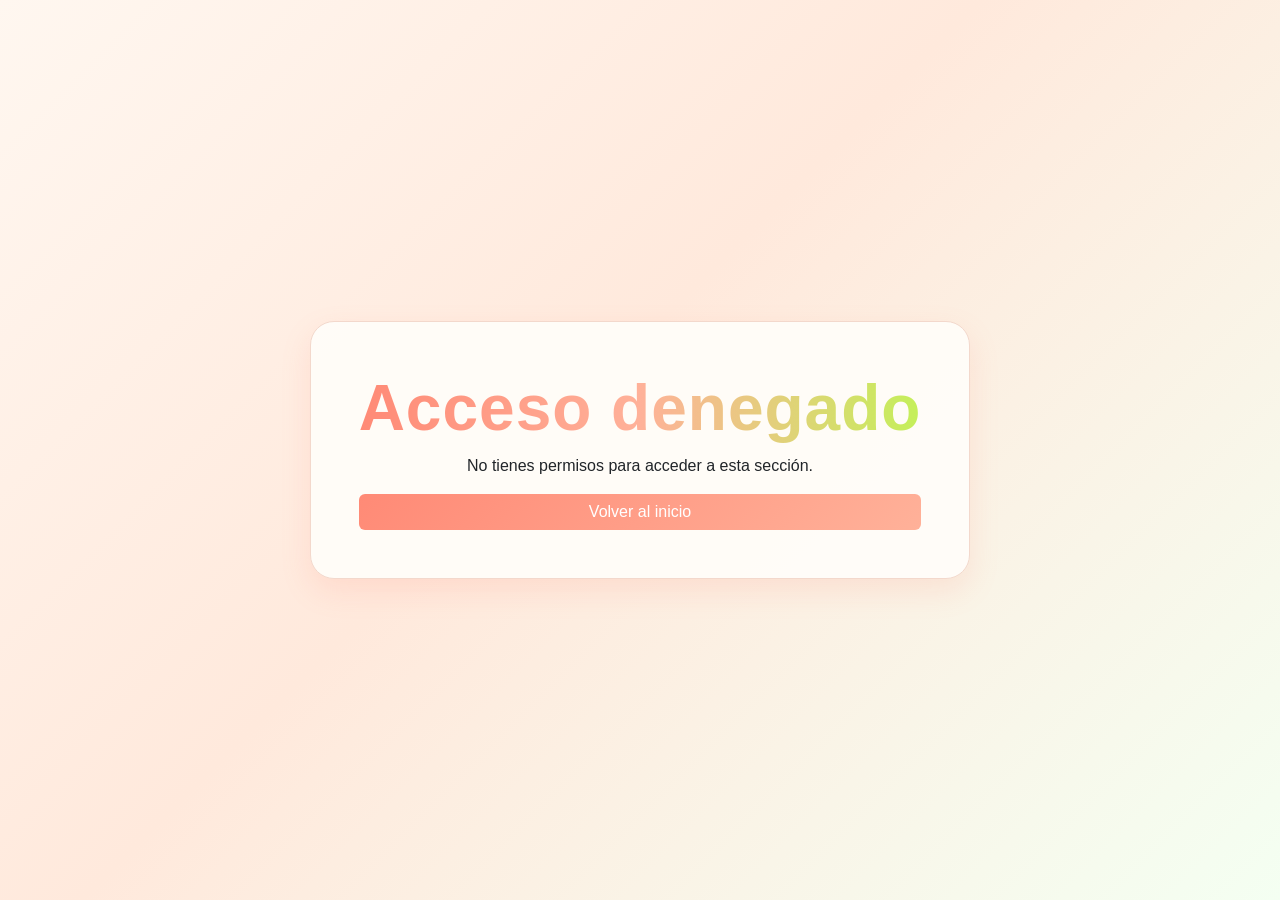
<file: src/main/resources/static/acceso-denegado.html>
<!DOCTYPE html>
<html lang="es">
<head>
    <meta charset="UTF-8">
    <title>Acceso denegado | SalonFlow</title>
    <link href="https://cdn.jsdelivr.net/npm/bootstrap@5.3.7/dist/css/bootstrap.min.css" rel="stylesheet">
    <link href="css/style.css" rel="stylesheet">
</head>
<body>

<div class="container vh-100 d-flex justify-content-center align-items-center text-center">
    <div class="card p-5">
        <h1>Acceso denegado</h1>
        <p>No tienes permisos para acceder a esta sección.</p>
        <a href="index.html" class="btn btn-primary">Volver al inicio</a>
    </div>
</div>

</body>
</html>
</file>
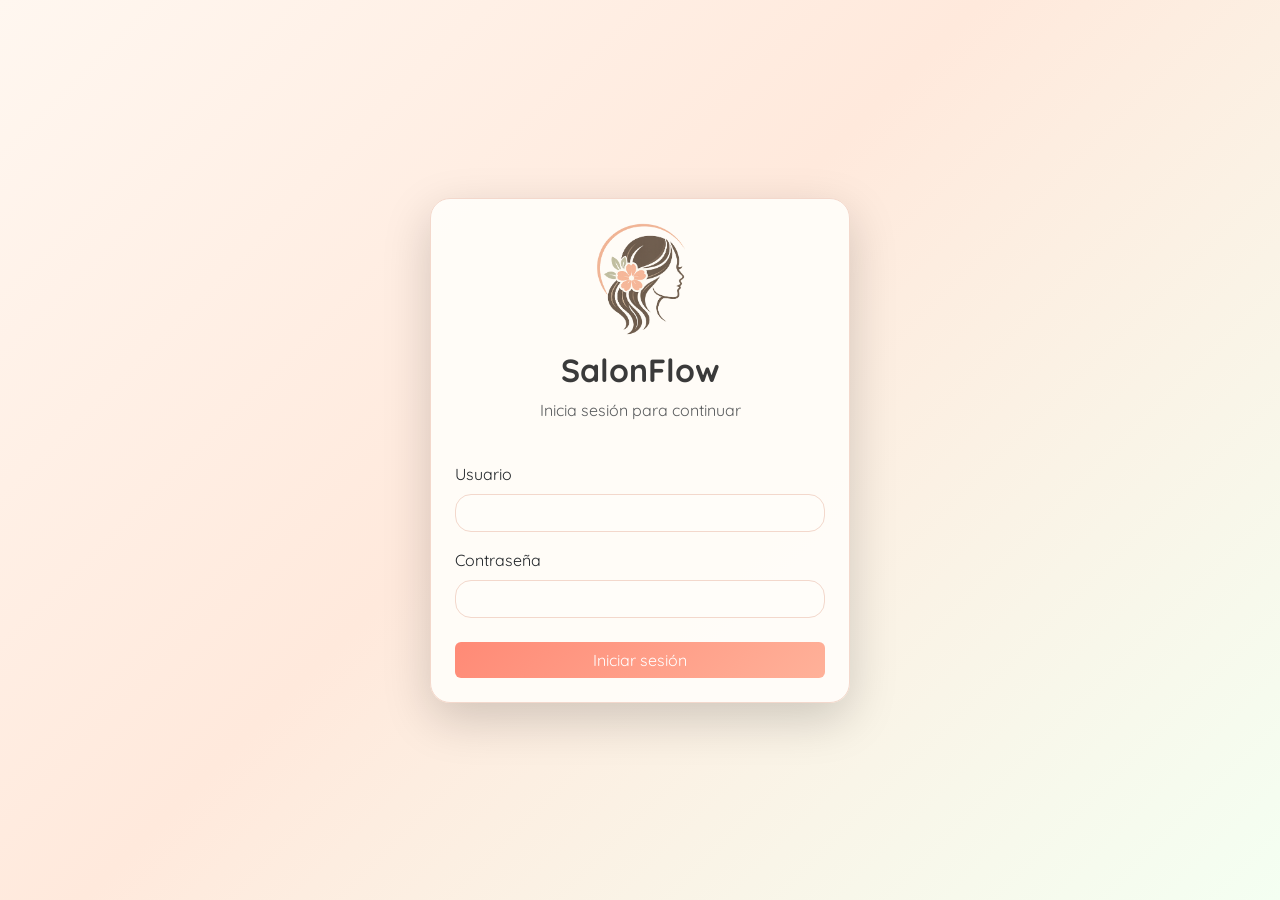
<file: src/main/resources/static/login.html>
<!DOCTYPE html>
<html lang="es">
<head>
    <meta charset="UTF-8">
    <meta name="viewport" content="width=device-width, initial-scale=1.0">
    <title>Iniciar sesión | SalonFlow</title>

    <link href="https://cdn.jsdelivr.net/npm/bootstrap@5.3.7/dist/css/bootstrap.min.css" rel="stylesheet">
    <link href="https://fonts.googleapis.com/css2?family=Quicksand:wght@400;500;600;700&display=swap"
          rel="stylesheet">
    <link href="css/style.css" rel="stylesheet">
</head>
<body>

<div class="container vh-100 d-flex justify-content-center align-items-center">

    <div class="card shadow-lg p-4" style="max-width:420px;width:100%;border-radius:20px;">

        <div class="text-center mb-4">

            <img src="img/logo_salonflow.png" alt="SalonFlow" width="90">

            <h2 class="mt-3">SalonFlow</h2>

            <p class="text-muted">
                Inicia sesión para continuar
            </p>
            <div class="alert alert-danger" id="error" style="display:none;">
                Usuario o contraseña incorrectos.
            </div>

            <div class="alert alert-success" id="logout" style="display:none;">
                Has cerrado sesión correctamente.
            </div>

        </div>

        <form method="post" action="/login">

            <div class="mb-3">
                <label class="form-label">Usuario</label>
                <input
                        type="text"
                        class="form-control"
                        name="username"
                        required>
            </div>

            <div class="mb-4">
                <label class="form-label">Contraseña</label>
                <input
                        type="password"
                        class="form-control"
                        name="password"
                        required>
            </div>

            <button class="btn btn-primary w-100">
                Iniciar sesión
            </button>

        </form>

    </div>

</div>

<script src="https://cdn.jsdelivr.net/npm/bootstrap@5.3.7/dist/js/bootstrap.bundle.min.js"></script>
<script>
    const params = new URLSearchParams(window.location.search);

    if (params.has("error")) {
        document.getElementById("error").style.display = "block";
    }

    if (params.has("logout")) {
        document.getElementById("logout").style.display = "block";
    }
</script>

</body>
</html>
</file>
<file: src/main/resources/static/css/style.css>
:root {
    --color-fondo: #fff7f0;
    --color-fondo-medio: #ffe9dc;
    --color-fondo-verde: #f4fff2;

    --color-principal: #ff8a76;
    --color-principal-hover: #f36f5f;
    --color-secundario: #ffb199;
    --color-secundario-suave: #ffd1b8;
    --color-verde: #c4f05a;

    --color-texto: #2f2f2f;
    --color-texto-suave: #5f5f5f;
    --color-texto-card: #3a2a24;

    --color-suave: #fffdf9;
    --color-borde: #f3d8cc;
    --color-tabla: #fff1e8;

    --sombra-principal: rgba(255, 138, 118, 0.30);
    --sombra-suave: rgba(255, 138, 118, 0.16);
    --sombra-hover: rgba(255, 138, 118, 0.25);
    --sombra-verde: rgba(196, 240, 90, 0.28);
}

body {
    background: linear-gradient(
        135deg,
        var(--color-fondo) 0%,
        var(--color-fondo-medio) 45%,
        var(--color-fondo-verde) 100%
    );
    color: var(--color-texto);
    font-family: "Quicksand", sans-serif;
    min-height: 100vh;
}
/* Navbar */

.navbar,
footer {
    background: linear-gradient(
        90deg,
        var(--color-principal) 0%,
        var(--color-secundario) 55%,
        var(--color-verde) 100%
    ) !important;
}

.navbar {
    box-shadow: 0 8px 24px var(--sombra-principal);
}

.navbar-brand {
    font-family: "Quicksand", sans-serif;
    font-size: 1.7rem;
    font-weight: 800;
    letter-spacing: 0.5px;
}

.nav-link{
    font-weight:600;
    color:white !important;
    opacity:.9;
    border-radius:999px;
    padding:8px 14px !important;
    transition:.25s;
}

.nav-link:hover{
    opacity:1;
    background:rgba(255,255,255,.12);
}

.nav-link.active{
    background:rgba(255,255,255,.22);
    opacity:1;
}

#botonUsuario{
    color:white;
    height:40px;
}

#botonUsuario i{
    font-size:1.8rem;
    transition:.2s;
}

#botonUsuario:hover{
    color:white;
    opacity:.8;
}

.menu-usuario{
    position:absolute;
    top:48px;
    right:0;
    min-width:220px;
    background:#fffaf6;
    border:1px solid #f3cfc3;
    border-radius:18px;
    box-shadow:0 12px 30px rgba(0,0,0,.15);
    padding:14px;
    z-index:1000;
    opacity:0;
    transform:translateY(-8px);
    pointer-events:none;
    transition:opacity .2s ease, transform .2s ease;
}

.menu-usuario.activo{
    opacity:1;
    transform:translateY(0);
    pointer-events:auto;
}

.menu-usuario hr{
    margin:10px 0;
    border-color:#f3cfc3;
}

.menu-usuario-btn{
    width:100%;
    border:0;
    background:transparent;
    text-align:left;
    padding:8px 4px;
    color:#333;
}

.menu-usuario-btn:hover{
    color:#ff8678;
}
/* Títulos */

h1 {
    font-family: "Quicksand", sans-serif;
    font-size: 4rem;
    font-weight: 700;
    letter-spacing: 1px;
    background: linear-gradient(
        90deg,
        var(--color-principal),
        var(--color-secundario),
        var(--color-verde)
    );
    -webkit-background-clip: text;
    -webkit-text-fill-color: transparent;
}

h2 {

    font-family: "Quicksand", sans-serif;

    font-weight: 700;

    color: #3a3a3a;

}


h5 {

    font-family: "Quicksand", sans-serif;

    font-weight: 700;

    color: #3a3a3a;

}

.lead {
    color: var(--color-texto-suave);
}

/* Cards */

.card {
    background-color: rgba(255, 253, 249, 0.95);
    border: 1px solid var(--color-borde);
    border-radius: 24px;
    box-shadow: 0 12px 30px var(--sombra-suave);
}

.card:hover {
    box-shadow: 0 18px 40px var(--sombra-hover);
}

.card-header {
    background: linear-gradient(
        90deg,
        var(--color-secundario),
        var(--color-secundario-suave)
    );
    color: var(--color-texto-card);
}

.card-body h5{
    font-size:1.8rem;
    font-weight:700;
    margin-bottom:18px;
}

.card-body h5 i{
    font-size:1.8rem;
    margin-right:8px;
}

.display-6{
    font-size:1.8rem;
    font-weight:700;
}

.dashboard-card-body{
    display:flex;
    align-items:center;
    justify-content:flex-start;
    gap:22px;
    text-align:left;
    padding-left:25px;
}

.dashboard-icon{
    width:72px;
    height:72px;
    border-radius:20px;
    display:flex;
    align-items:center;
    justify-content:center;
    flex-shrink:0;
}

.dashboard-icon i{
    font-size:2.2rem;
}

.dashboard-card-body h5{
    font-size:1.55rem;
    margin-bottom:8px;
}

.dashboard-card-body .display-6{
    font-size:2rem;
    font-weight:800;
    color:var(--color-principal);
    margin:0;
}

#datosCliente i{
    color: var(--color-principal);
    width:22px;
}


/* Dashboard */

a .card {
    cursor: pointer;
}

a .card .display-6 {
    color: var(--color-principal);
    font-weight: 800;
}

a .card:hover {
    transform: translateY(-7px);
    box-shadow: 0 20px 45px rgba(127, 182, 133, 0.28);
}

/* Botones */

.btn-primary {
    background: linear-gradient(
        135deg,
        var(--color-principal),
        var(--color-secundario)
    );
    border: none;
}

.btn-primary:hover {
    background: linear-gradient(
        135deg,
        var(--color-principal-hover),
        var(--color-principal)
    );
}

.btn-success {
    background-color: var(--color-verde);
    border: none;
    border-radius: 16px;
    font-weight: 700;
}

.btn-warning,
.btn-danger,
.btn-secondary,
.btn-outline-dark {
    border-radius: 16px;
    font-weight: 700;
}

.btn-filtro {
    background: linear-gradient(
        135deg,
        var(--color-principal),
        var(--color-secundario)
    );
    color: white;
    border: none;
    border-radius: 18px;
    font-weight: 700;
    padding: 10px 22px;
    box-shadow: 0 6px 16px rgba(255,138,118,0.25);
   transition: all 0.25s ease;
}

.btn-filtro:hover {
    transform: translateY(-2px);
    box-shadow: 0 10px 24px rgba(255,138,118,0.35);
}

.btn-mostrar {
    background: linear-gradient(
        135deg,
        #B7E778,
        var(--color-verde)
    );
    color: #2f2f2f;
    border: none;
    border-radius: 18px;
    font-weight: 700;
    padding: 10px 22px;
    transition: all 0.25s ease;
}

.btn-mostrar:hover {
    transform: translateY(-2px);
}

.btn-editar {
    background: linear-gradient(
        135deg,
        var(--color-secundario),
        var(--color-principal)
    );
    color: white;
    border: none;
    border-radius: 999px;
    font-weight: 700;
    padding: 8px 18px;
    transition: all 0.25s ease;
}

.btn-editar:hover {
    transform: scale(1.05);
}

.btn-eliminar {
    background: linear-gradient(
        135deg,
        #FF5E78,
        #FF3D57
    );
    color: white;
    border: none;
    border-radius: 999px;
    font-weight: 700;
    padding: 8px 18px;
    transition: all 0.25s ease;
}

.btn-eliminar:hover {
    transform: scale(1.05);
}

.btn-ficha{
    background:linear-gradient(
        135deg,
        #B7E778,
        var(--color-verde)
    );
    color:white;
    border:none;
    border-radius:999px;
    font-weight:700;
    padding:8px 18px;
    transition:all 0.25s ease;
}

.btn-ficha:hover{
    transform:scale(1.05);
     color:black;
}

/* Formularios */

.form-control,
.form-select {
    border-radius: 16px;
    border: 1px solid var(--color-borde);
    background-color: #fffdf9;
}

.form-control:focus,
.form-select:focus {
    border-color: var(--color-principal);
    box-shadow: 0 0 0 0.22rem rgba(255, 138, 118, 0.22);
}

/* Tablas */

.table {
    margin-bottom: 0;
}

.table th,
.table td{
    text-align:center;
    vertical-align:middle;
}

.table thead th {
    background-color: var(--color-tabla);
        color: var(--color-texto-card);
    font-weight: 800;
    border-bottom: 2px solid var(--color-borde);
}

.table tbody tr {
    vertical-align: middle;
}

.table-striped > tbody > tr:nth-of-type(odd) > * {
   background-color: rgba(255, 241, 232, 0.45);
}

/* Footer */

footer {

    background: linear-gradient(
        90deg,
        #FF8A76 0%,
        #FFB199 55%,
        #C4F05A 100%
    );

    color: white;

    font-weight: 600;

    padding: 20px;

    box-shadow: 0 -8px 24px rgba(255, 138, 118, 0.20);

}

/* Alertas */
.alert-success{
    background:#e8ffe2;
    border:none;
    color:#3c6d19;
    border-left:6px solid #C4F05A;
    border-top:none;
    border-right:none;
    border-bottom:none;
}


.alert-danger{
    background:#ffe8e4;
    color:#b42318;
    border-left:6px solid #ff6b57;
    border-top:none;
    border-right:none;
    border-bottom:none;
}

/* Dialogos */

.modal-content{
    border:none;
    border-radius:24px;
    background:#fffdf9;
    box-shadow:0 18px 45px rgba(255,138,118,0.28);
}

.modal-header{
    background:linear-gradient(90deg,#ffb199,#ffd1b8);
    border-bottom:none;
    border-radius:24px 24px 0 0;
}

.modal-title{
    font-weight:800;
    color:#3a2a24;
}

.modal-body{
    color:#3a3a3a;
    font-size:1.05rem;
    padding:24px;
}

.modal-footer{
    border-top:1px solid #f3d8cc;
    padding:18px 24px;
}

.modal-footer .btn-secondary{
    background:linear-gradient(135deg,var(--color-secundario),var(--color-principal))!important;
    border:none!important;
    border-radius:999px;
    color:white!important;
    font-weight:700;
    padding:10px 24px;
    box-shadow:0 8px 18px rgba(255,138,118,0.25);
}

.modal-footer .btn-secondary:hover{
    transform:translateY(-1px);
    background:linear-gradient(135deg,var(--color-principal),var(--color-principal-hover))!important;
}

.modal-footer .btn-danger{
    background:linear-gradient(135deg,#ff4d6d,#e63946);
    border:none;
    border-radius:16px;
    font-weight:700;
    box-shadow:0 8px 18px rgba(230,57,70,0.25);
    border-radius:999px;
    color:white;
    padding:10px 24px;
}

.modal-footer .btn-danger:hover{
    transform:translateY(-1px);
}

/* badges */

.badge-salon{
    border-radius:999px;
    padding:8px 14px;
    font-weight:800;
    font-size:0.8rem;
}

.badge-pendiente{
    background:#fff1a8;
    color:#9b6b00;
}

.badge-confirmada{
    background:#dfff9d;
    color:#4f8a00;
}

.badge-realizada{
    background:#dff7e0;
    color:#1f7a3d;
}

.badge-cancelada{
    background:#ffd3e2;
    color:#d81b60;
}

.badge-stock-rojo{
    background:#ffbfd6;
    color:#d81b60;
}

.badge-stock-naranja{
    background:#ffe89a;
    color:#b57a00;
}

.badge-stock-verde{
    background:#dfff9d;
    color:#4f8a00;
}



/* tablas de promociones y stock bajo */
.card-stock .card-header{
    background:linear-gradient(
        90deg,
        #ffd4c8,
        #ffb8c6
    );
}

.card-promociones .card-header{
    background:linear-gradient(
        90deg,
        #d9ff9f,
        #fff89a
    );
}

.card-stock{
    box-shadow:0 12px 30px rgba(255,107,154,0.15);
}

.card-promociones{
    box-shadow:0 12px 30px rgba(196,240,90,0.18);
}


/* Iconos */

.icon-clientes{
    color:#f45f8e;
}

.icon-empleados{
    color:#ff7f73;
}

.icon-servicios{
    color:#f59d28;
}

.icon-citas{
    color:#56b980;
}

.icon-productos{
    color:#c79300;
}

.icon-promociones{
    color:#95c11f;
}

/* Fondos */

.icon-bg-clientes{
    background:#ffd9e6;
}

.icon-bg-empleados{
    background:#ffe5dd;
}

.icon-bg-servicios{
    background:#fff0cf;
}

.icon-bg-citas{
    background:#e5f8ef;
}

.icon-bg-productos{
    background:#fff5c8;
}

.icon-bg-promociones{
    background:#ecf9c7;
}
</file>
